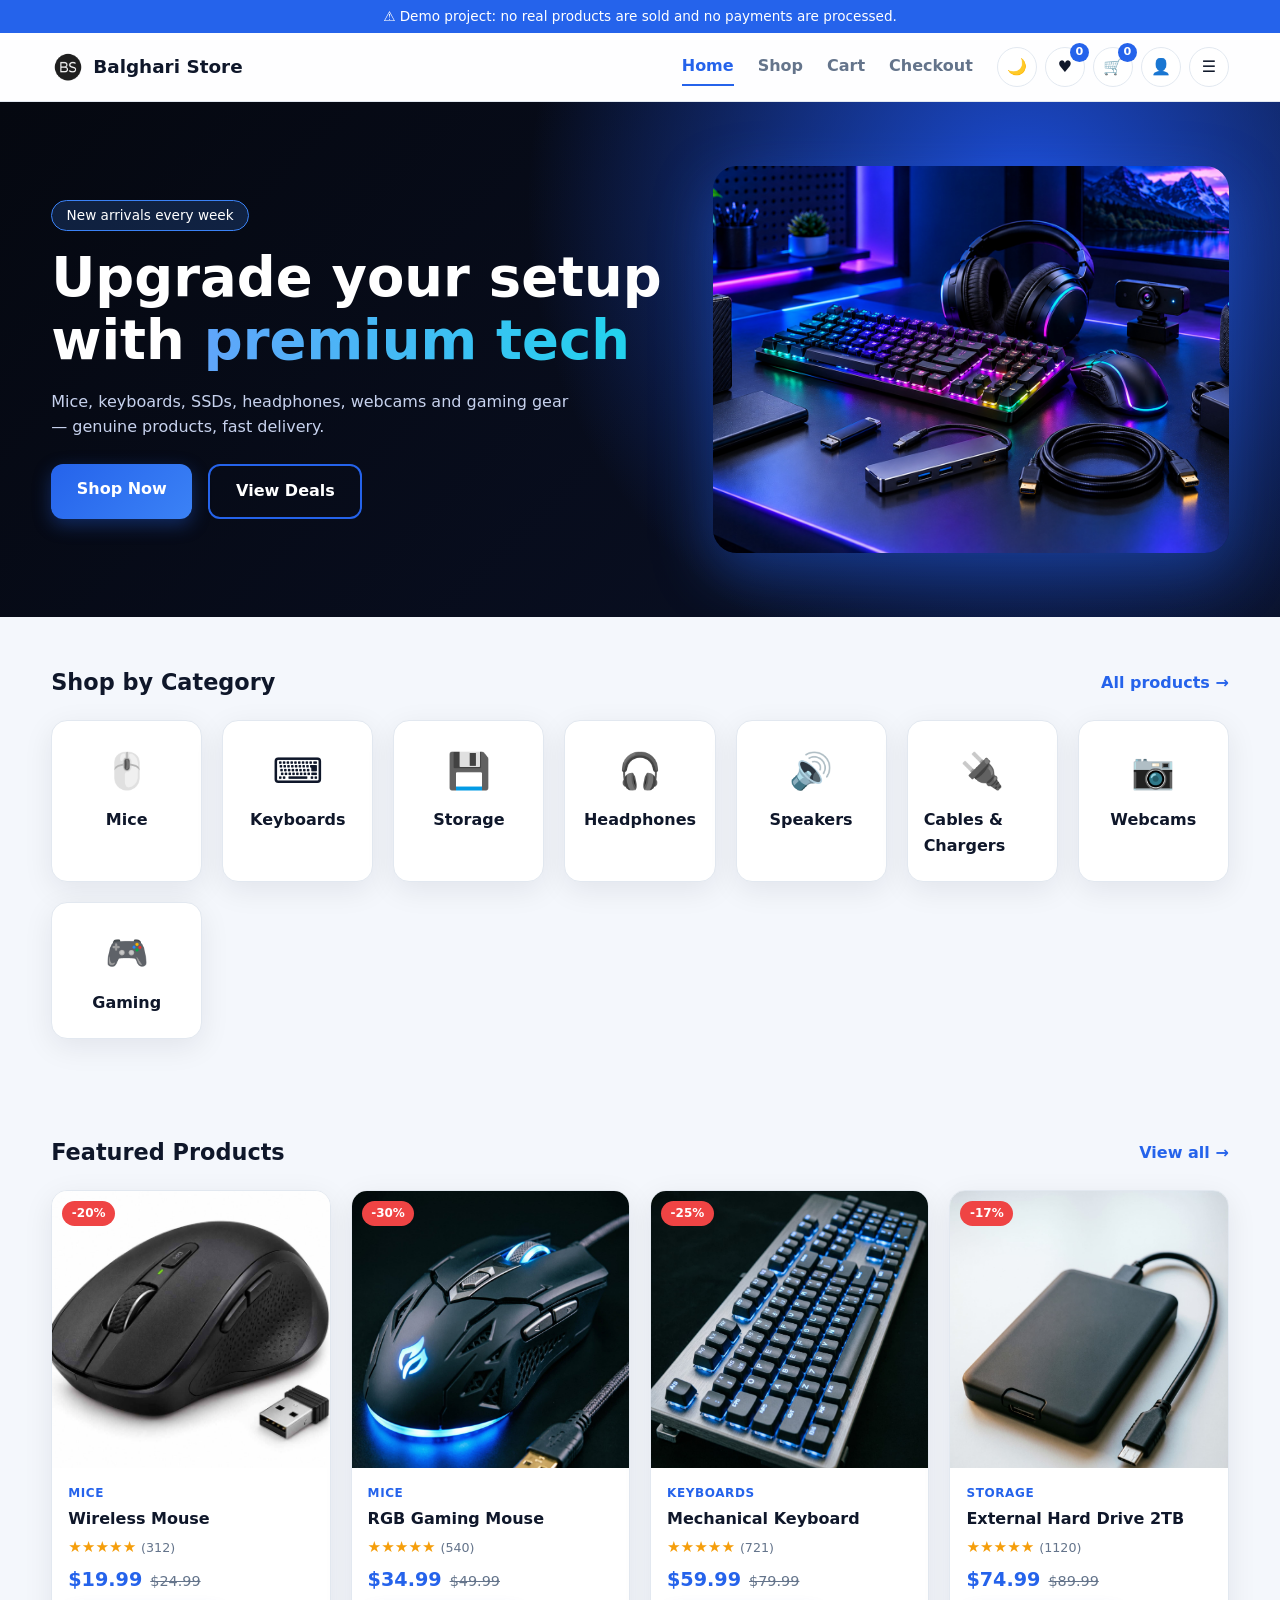
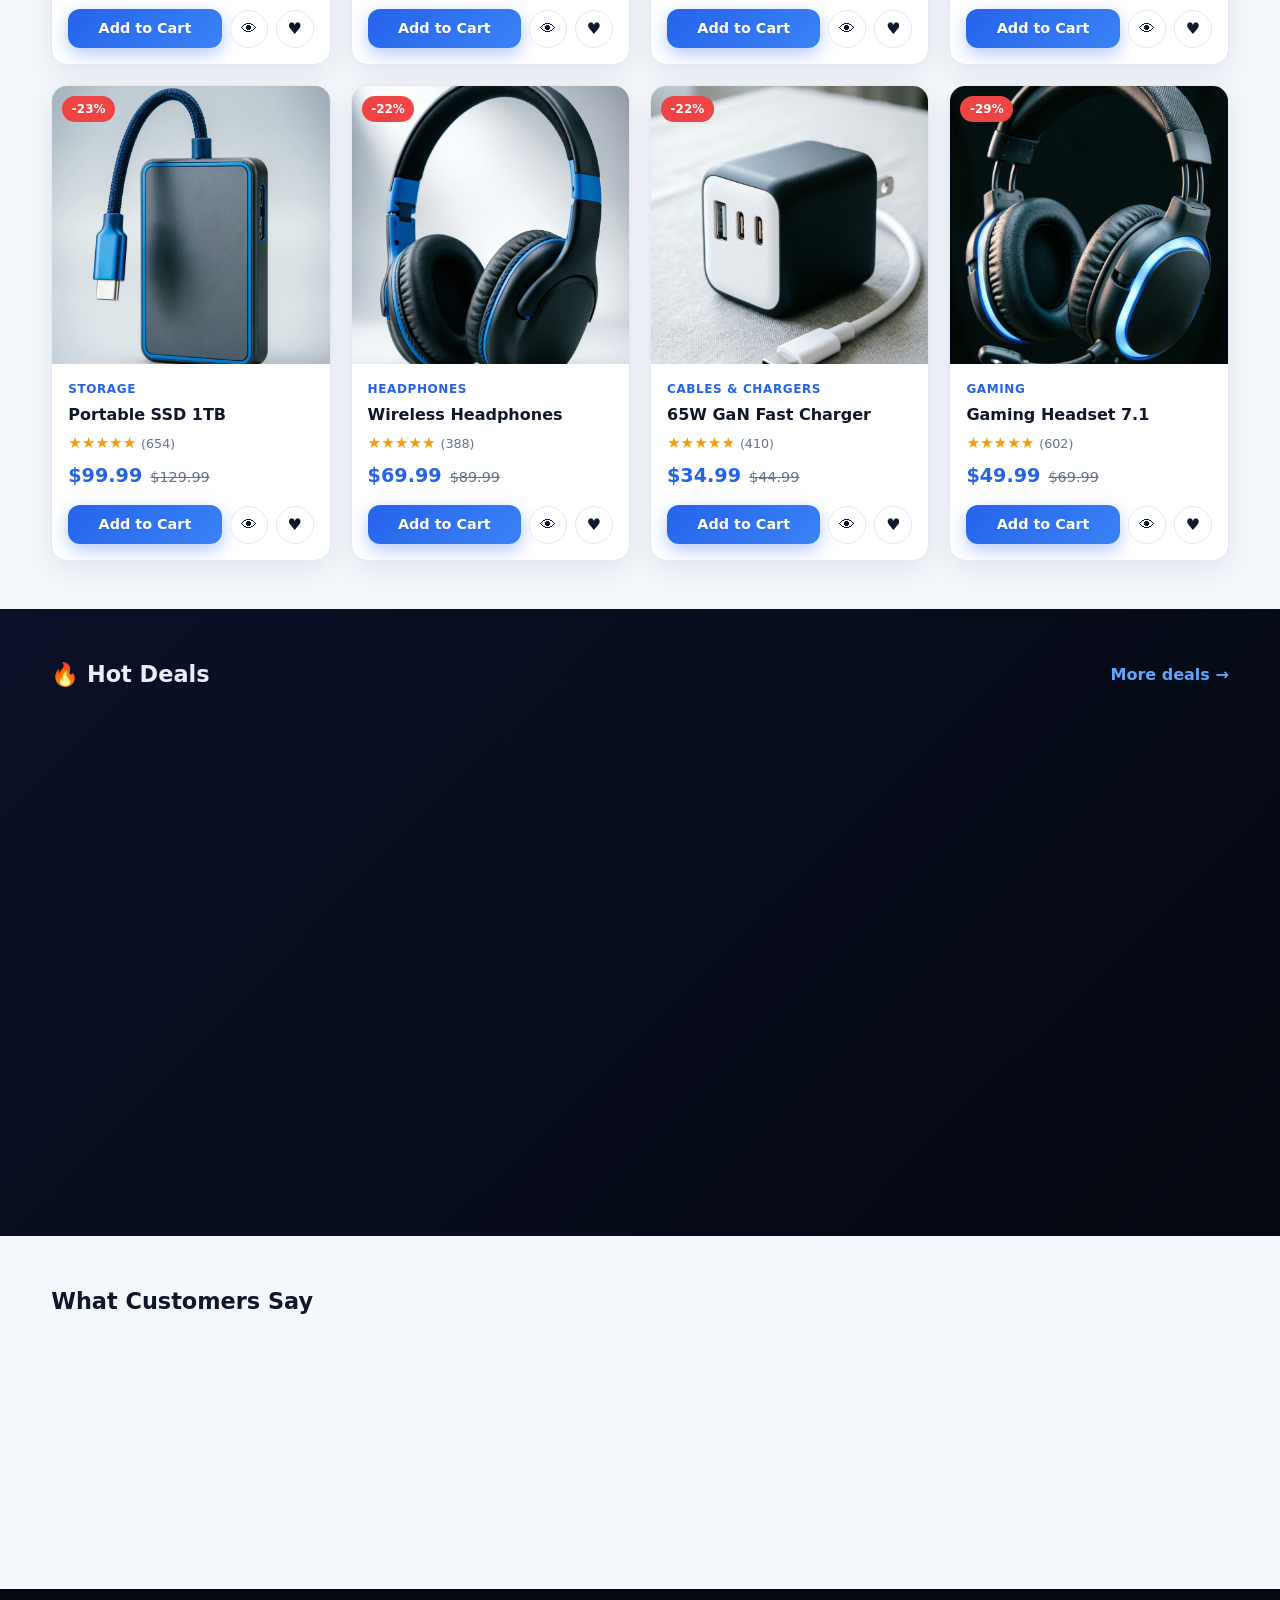
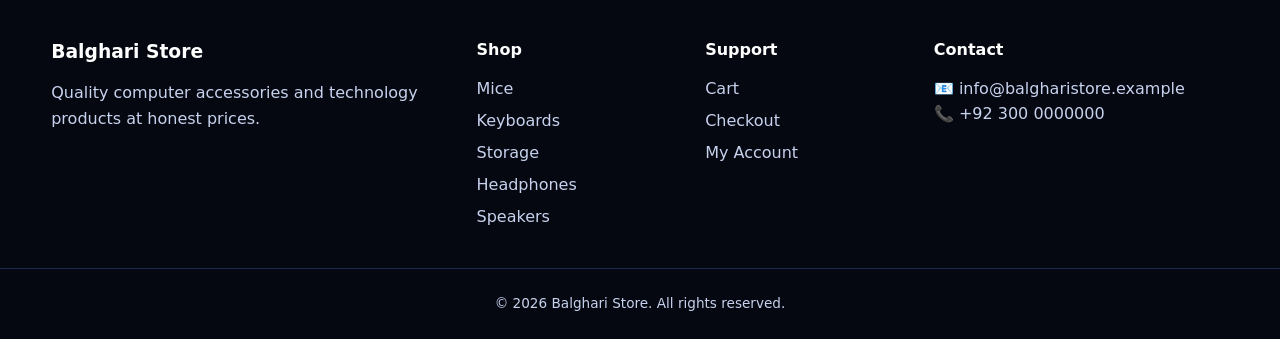
<file: index.html>
<!DOCTYPE html>
<html lang="en">
<head>
<meta charset="UTF-8">
<meta name="viewport" content="width=device-width, initial-scale=1">
<title>Balghari Store</title>
<meta name="description" content="Shop mice, keyboards, SSDs, hard drives, headphones, webcams and gaming gear at Balghari Store.">
<meta name="keywords" content="computer accessories, mouse, keyboard, SSD, hard drive, headphones, webcam, gaming, Balghari Store">
<meta property="og:title" content="Computer Accessories & Tech Gadgets | Balghari Store">
<meta property="og:description" content="Shop mice, keyboards, SSDs, hard drives, headphones, webcams and gaming gear at Balghari Store.">
<meta property="og:type" content="website">
<link rel="icon" type="image/png" href="images/favicon.png">
<link rel="stylesheet" href="css/style.css">
<link rel="stylesheet" href="css/animations.css">
<link rel="stylesheet" href="css/responsive.css">
</head>
<body>
<a class="skip" href="#main">Skip to content</a>
<header id="siteHeader" class="site-header"></header>
<main id="main">
<section class="hero"><div class="container hero-in">
<div class="hero-text"><span class="pill">New arrivals every week</span><h1>Upgrade your setup with <span class="grad">premium tech</span></h1><p>Mice, keyboards, SSDs, headphones, webcams and gaming gear — genuine products, fast delivery.</p>
<div class="hero-btns"><a class="btn" href="shop.html">Shop Now</a><a class="btn ghost" href="#deals">View Deals</a></div></div>
<div class="hero-img"><img src="images/banners/hero.jpg" alt="Balghari Store featured accessories" onerror="this.onerror=null;this.src=ph('Hero Banner')"></div></div></section>
<section class="section container"><div class="head"><h2>Shop by Category</h2><a href="shop.html">All products →</a></div><div id="categoryGrid" class="grid cats"></div></section>
<section class="section container"><div class="head"><h2>Featured Products</h2><a href="shop.html">View all →</a></div><div id="featuredGrid" class="grid products"></div></section>
<section id="deals" class="section deals"><div class="container"><div class="head"><h2>🔥 Hot Deals</h2><a href="shop.html?sort=discount">More deals →</a></div><div id="dealsGrid" class="grid products"></div></div></section>
<section class="section container"><div class="head"><h2>What Customers Say</h2></div><div id="reviewGrid" class="grid reviews"></div></section>
</main>
<footer id="siteFooter" class="site-footer"></footer>
<button id="toTop" class="to-top" aria-label="Scroll to top" hidden>↑</button>
<div id="modal" class="modal" hidden role="dialog" aria-modal="true" aria-label="Dialog"><div class="modal-box"><button class="modal-close" data-close aria-label="Close dialog">✕</button><div id="modalBody"></div></div></div>
<div id="toasts" class="toasts" aria-live="polite"></div>
<script src="js/products.js"></script>
<script src="js/script.js"></script>
<script src="js/cart.js"></script>

</body>
</html>
</file>
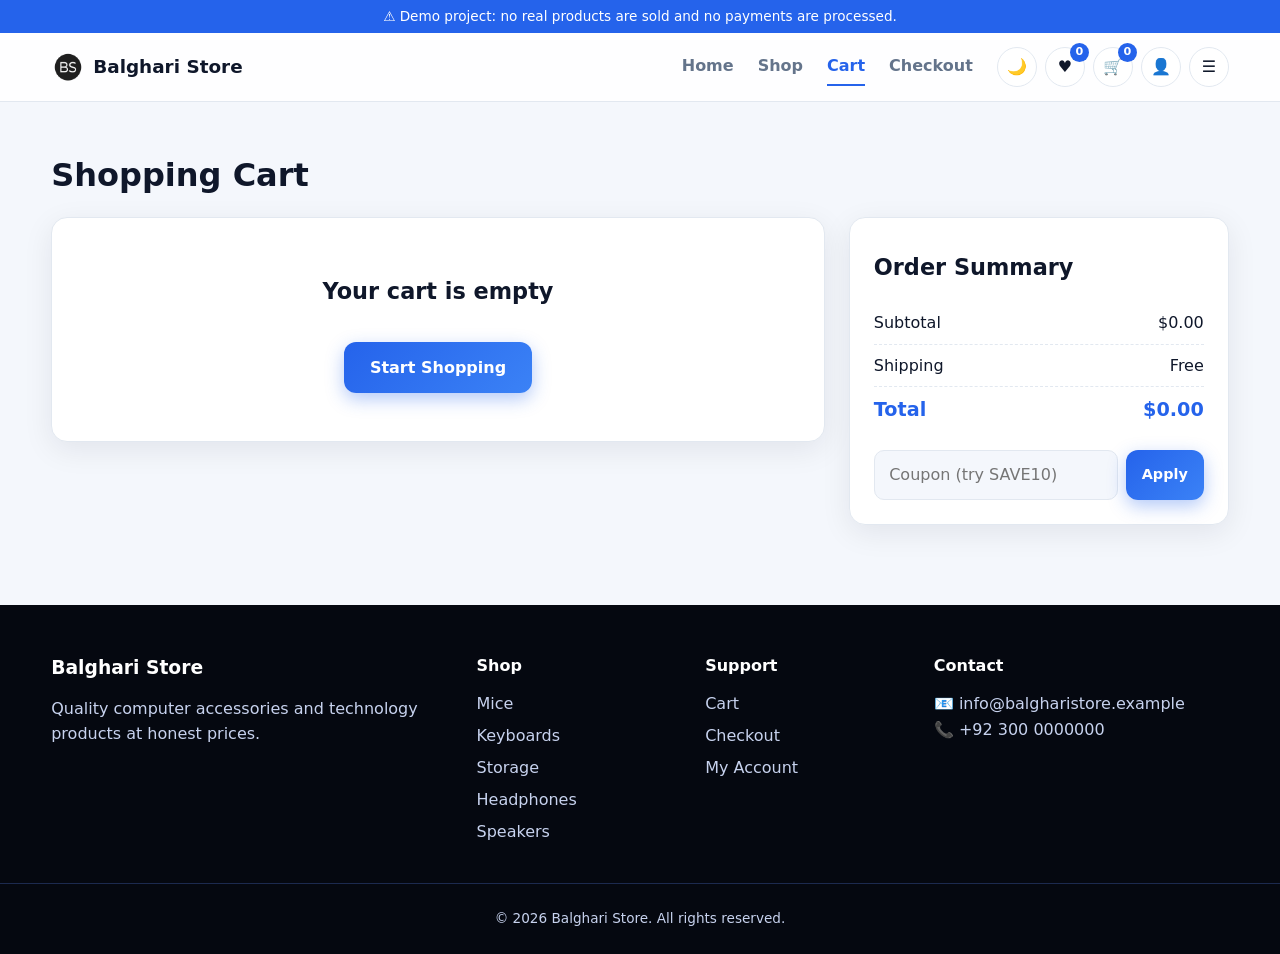
<file: cart.html>
<!DOCTYPE html>
<html lang="en">
<head>
<meta charset="UTF-8">
<meta name="viewport" content="width=device-width, initial-scale=1">
<title>Shopping Cart | Balghari Store</title>
<meta name="description" content="Review your cart, apply a coupon and proceed to checkout.">
<meta name="keywords" content="computer accessories, mouse, keyboard, SSD, hard drive, headphones, webcam, gaming, Balghari Store">
<meta property="og:title" content="Shopping Cart | Balghari Store">
<meta property="og:description" content="Review your cart, apply a coupon and proceed to checkout.">
<meta property="og:type" content="website">
<link rel="icon" type="image/png" href="images/favicon.png">
<link rel="stylesheet" href="css/style.css">
<link rel="stylesheet" href="css/animations.css">
<link rel="stylesheet" href="css/responsive.css">
</head>
<body>
<a class="skip" href="#main">Skip to content</a>
<header id="siteHeader" class="site-header"></header>
<main id="main">
<section class="container section"><h1>Shopping Cart</h1><div id="cartWrap" class="cart-layout"><div id="cartItems"></div>
<aside class="card summary" aria-label="Order summary"><h2>Order Summary</h2><div id="cartTotals"></div>
<form id="couponForm" class="coupon"><input id="coupon" placeholder="Coupon (try SAVE10)" aria-label="Coupon code"><button class="btn sm">Apply</button></form>
<a id="checkoutBtn" class="btn block" href="checkout.html">Proceed to Checkout</a></aside></div></section>
</main>
<footer id="siteFooter" class="site-footer"></footer>
<button id="toTop" class="to-top" aria-label="Scroll to top" hidden>↑</button>
<div id="modal" class="modal" hidden role="dialog" aria-modal="true" aria-label="Dialog"><div class="modal-box"><button class="modal-close" data-close aria-label="Close dialog">✕</button><div id="modalBody"></div></div></div>
<div id="toasts" class="toasts" aria-live="polite"></div>
<script src="js/products.js"></script>
<script src="js/script.js"></script>
<script src="js/cart.js"></script>

</body>
</html>
</file>
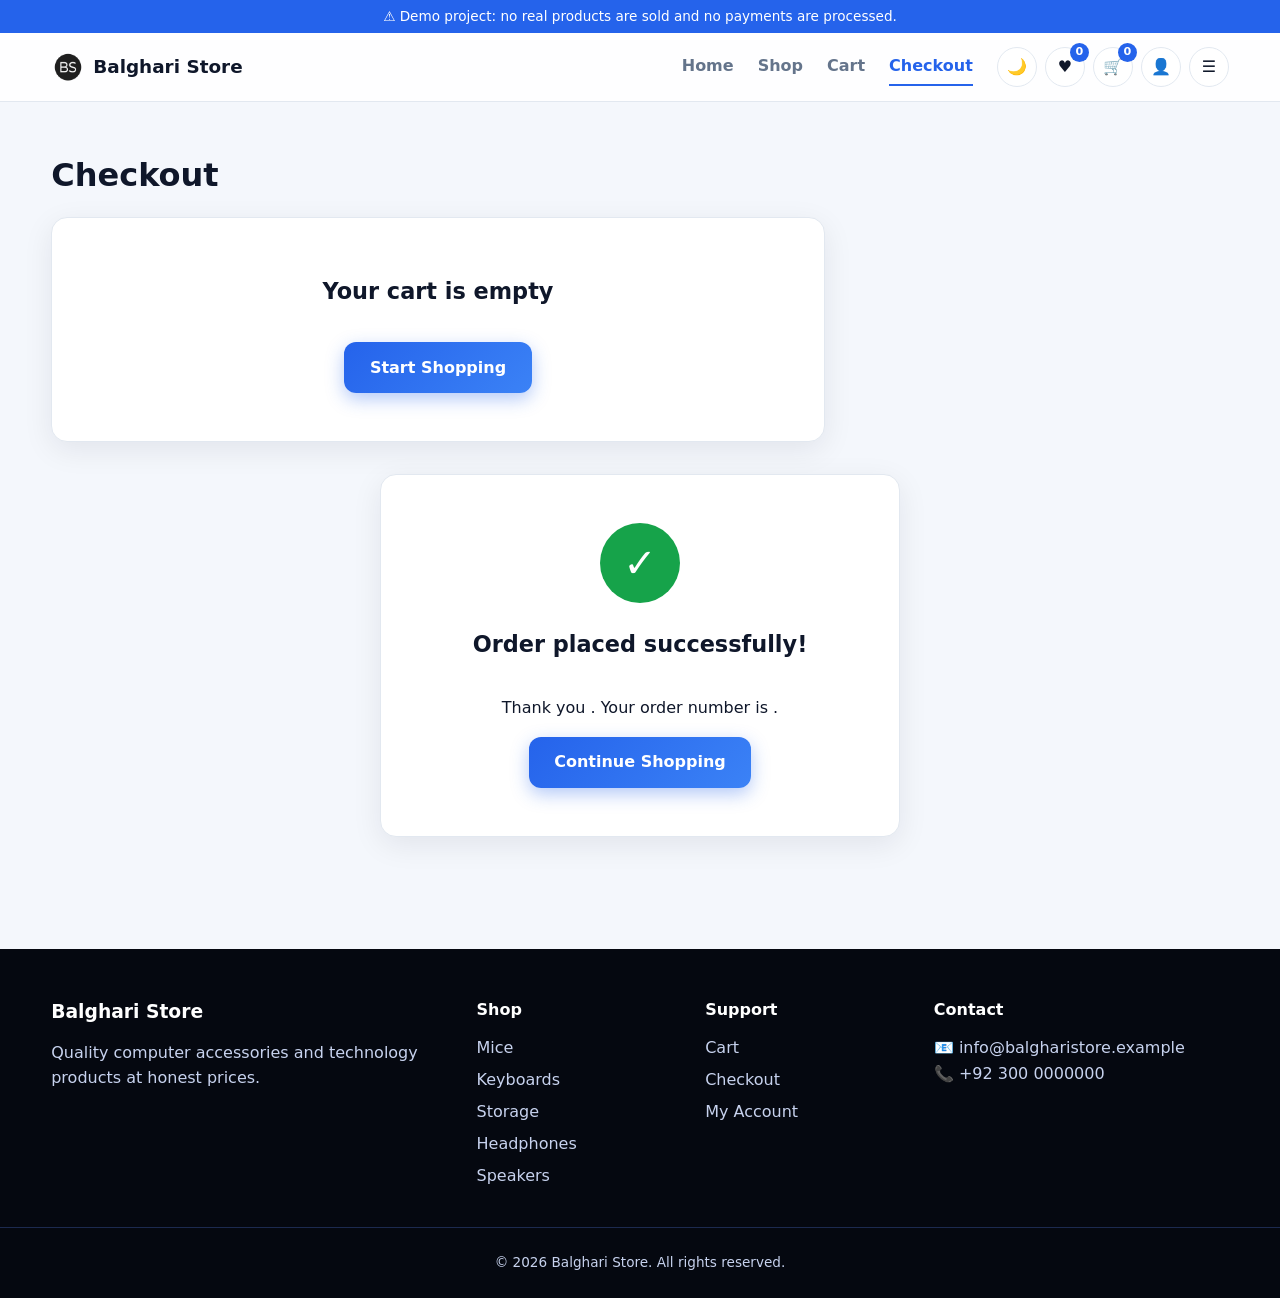
<file: checkout.html>
<!DOCTYPE html>
<html lang="en">
<head>
<meta charset="UTF-8">
<meta name="viewport" content="width=device-width, initial-scale=1">
<title>Checkout | Balghari Store</title>
<meta name="description" content="Secure checkout for your Balghari Store order.">
<meta name="keywords" content="computer accessories, mouse, keyboard, SSD, hard drive, headphones, webcam, gaming, Balghari Store">
<meta property="og:title" content="Checkout | Balghari Store">
<meta property="og:description" content="Secure checkout for your Balghari Store order.">
<meta property="og:type" content="website">
<link rel="icon" type="image/png" href="images/favicon.png">
<link rel="stylesheet" href="css/style.css">
<link rel="stylesheet" href="css/animations.css">
<link rel="stylesheet" href="css/responsive.css">
</head>
<body>
<a class="skip" href="#main">Skip to content</a>
<header id="siteHeader" class="site-header"></header>
<main id="main">
<section class="container section"><h1>Checkout</h1>
<div id="checkoutWrap" class="cart-layout"><form id="checkoutForm" class="card form-card">
<h2>Customer Information</h2><div class="row2"><div><label for="fname">Full name</label><input id="fname" required autocomplete="name"></div><div><label for="email">Email</label><input id="email" type="email" required autocomplete="email"></div></div>
<label for="phone">Phone</label><input id="phone" type="tel" required pattern="[0-9+\- ]{7,15}" autocomplete="tel">
<h2>Shipping Address</h2><label for="addr">Street address</label><input id="addr" required autocomplete="street-address">
<div class="row2"><div><label for="city">City</label><input id="city" required></div><div><label for="zip">Postal code</label><input id="zip" required></div></div>
<h2>Payment Method</h2><div class="pay">
<label><input type="radio" name="pay" value="Cash on Delivery" checked> Cash on Delivery</label>
<label><input type="radio" name="pay" value="Card"> Credit / Debit Card</label>
<label><input type="radio" name="pay" value="Bank Transfer"> Bank Transfer</label>
<label><input type="radio" name="pay" value="Easypaisa / JazzCash"> Easypaisa / JazzCash</label></div>
<div id="cardBox" hidden><label for="cardNo">Card number (demo only)</label><input id="cardNo" inputmode="numeric" placeholder="4242 4242 4242 4242"></div>
<button class="btn block" type="submit">Place Order</button></form>
<aside class="card summary" aria-label="Order summary"><h2>Order Summary</h2><div id="sumItems"></div><div id="cartTotals"></div></aside></div>
<div id="success" class="card success" hidden><div class="check">✓</div><h2>Order placed successfully!</h2><p>Thank you <strong id="sName"></strong>. Your order number is <strong id="sNo"></strong>.</p><a class="btn" href="shop.html">Continue Shopping</a></div></section>
</main>
<footer id="siteFooter" class="site-footer"></footer>
<button id="toTop" class="to-top" aria-label="Scroll to top" hidden>↑</button>
<div id="modal" class="modal" hidden role="dialog" aria-modal="true" aria-label="Dialog"><div class="modal-box"><button class="modal-close" data-close aria-label="Close dialog">✕</button><div id="modalBody"></div></div></div>
<div id="toasts" class="toasts" aria-live="polite"></div>
<script src="js/products.js"></script>
<script src="js/script.js"></script>
<script src="js/cart.js"></script>
<script src="js/checkout.js"></script>
</body>
</html>
</file>
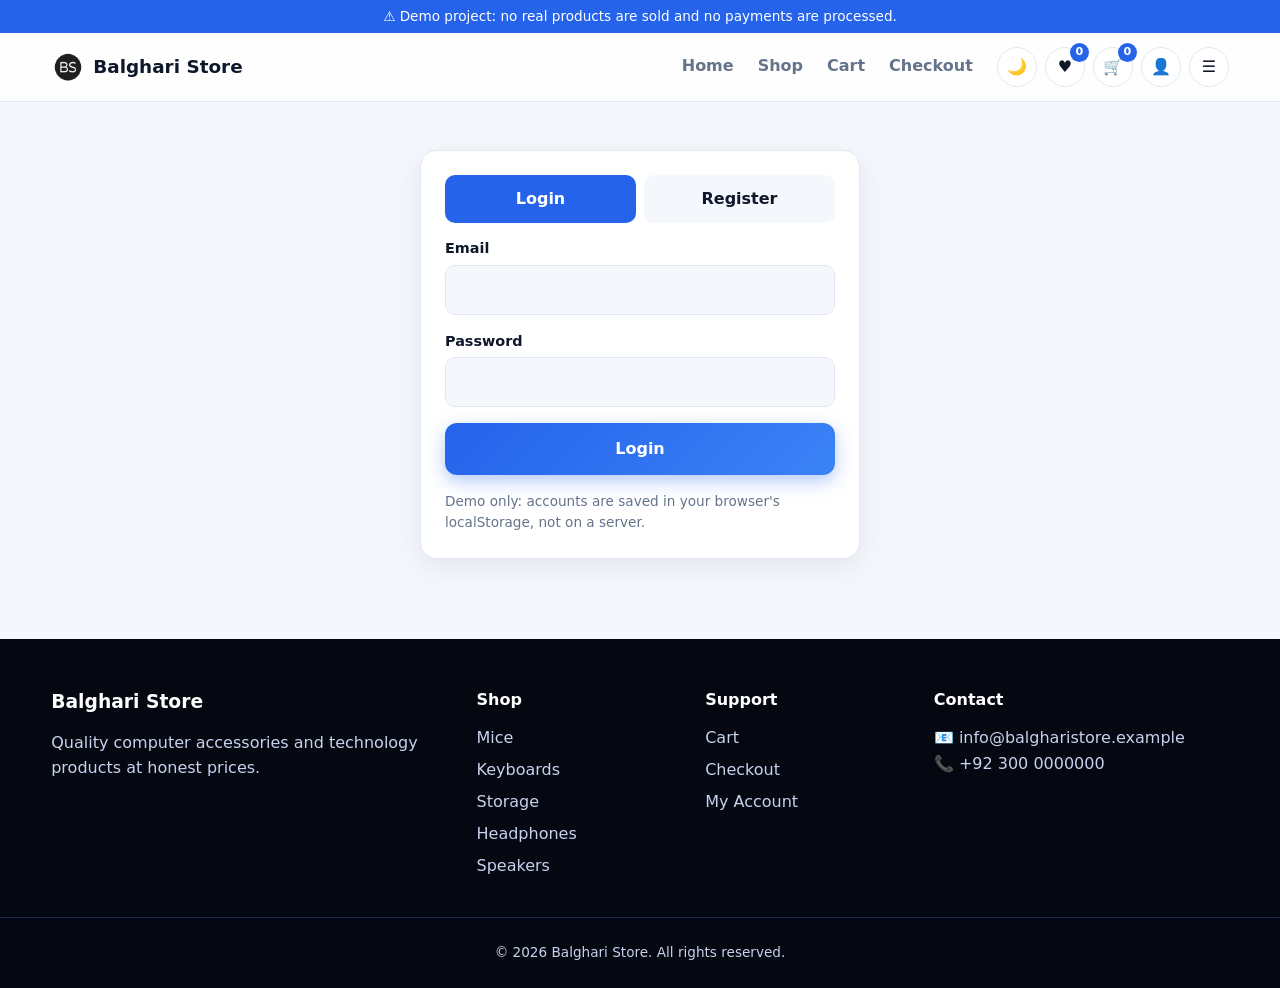
<file: login.html>
<!DOCTYPE html>
<html lang="en">
<head>
<meta charset="UTF-8">
<meta name="viewport" content="width=device-width, initial-scale=1">
<title>Login / Register | Balghari Store</title>
<meta name="description" content="Login or create your Balghari Store account.">
<meta name="keywords" content="computer accessories, mouse, keyboard, SSD, hard drive, headphones, webcam, gaming, Balghari Store">
<meta property="og:title" content="Login / Register | Balghari Store">
<meta property="og:description" content="Login or create your Balghari Store account.">
<meta property="og:type" content="website">
<link rel="icon" type="image/png" href="images/favicon.png">
<link rel="stylesheet" href="css/style.css">
<link rel="stylesheet" href="css/animations.css">
<link rel="stylesheet" href="css/responsive.css">
</head>
<body>
<a class="skip" href="#main">Skip to content</a>
<header id="siteHeader" class="site-header"></header>
<main id="main">
<section class="container section"><div class="card auth"><div class="tabs" role="tablist"><button class="tab active" data-tab="login" role="tab">Login</button><button class="tab" data-tab="register" role="tab">Register</button></div>
<form id="loginForm"><label for="lemail">Email</label><input id="lemail" type="email" required><label for="lpass">Password</label><input id="lpass" type="password" required minlength="6"><button class="btn block">Login</button></form>
<form id="registerForm" hidden><label for="rname">Full name</label><input id="rname" required><label for="remail">Email</label><input id="remail" type="email" required><label for="rpass">Password (min 6)</label><input id="rpass" type="password" required minlength="6"><button class="btn block">Create Account</button></form>
<p class="muted small">Demo only: accounts are saved in your browser's localStorage, not on a server.</p></div></section>
</main>
<footer id="siteFooter" class="site-footer"></footer>
<button id="toTop" class="to-top" aria-label="Scroll to top" hidden>↑</button>
<div id="modal" class="modal" hidden role="dialog" aria-modal="true" aria-label="Dialog"><div class="modal-box"><button class="modal-close" data-close aria-label="Close dialog">✕</button><div id="modalBody"></div></div></div>
<div id="toasts" class="toasts" aria-live="polite"></div>
<script src="js/products.js"></script>
<script src="js/script.js"></script>
<script src="js/cart.js"></script>
<script src="js/auth.js"></script>
</body>
</html>
</file>
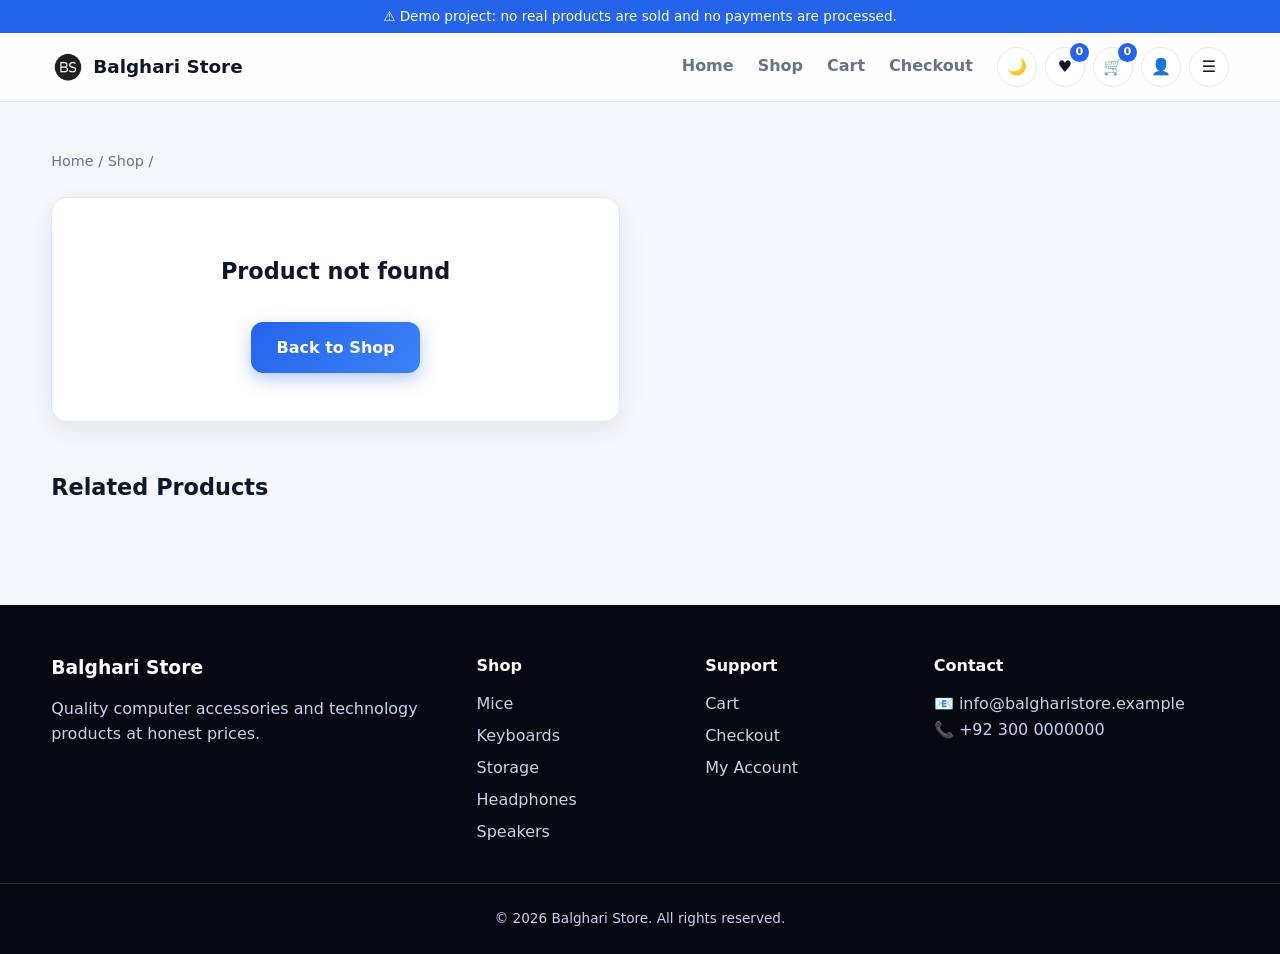
<file: product.html>
<!DOCTYPE html>
<html lang="en">
<head>
<meta charset="UTF-8">
<meta name="viewport" content="width=device-width, initial-scale=1">
<title>Product Details | Balghari Store</title>
<meta name="description" content="Product details, specifications and reviews at Balghari Store.">
<meta name="keywords" content="computer accessories, mouse, keyboard, SSD, hard drive, headphones, webcam, gaming, Balghari Store">
<meta property="og:title" content="Product Details | Balghari Store">
<meta property="og:description" content="Product details, specifications and reviews at Balghari Store.">
<meta property="og:type" content="website">
<link rel="icon" type="image/png" href="images/favicon.png">
<link rel="stylesheet" href="css/style.css">
<link rel="stylesheet" href="css/animations.css">
<link rel="stylesheet" href="css/responsive.css">
</head>
<body>
<a class="skip" href="#main">Skip to content</a>
<header id="siteHeader" class="site-header"></header>
<main id="main">
<section class="container section"><nav class="crumbs" aria-label="Breadcrumb"><a href="index.html">Home</a> / <a href="shop.html">Shop</a> / <span id="crumb"></span></nav>
<div id="productView" class="detail"></div>
<div class="head"><h2>Related Products</h2></div><div id="relatedGrid" class="grid products"></div></section>
</main>
<footer id="siteFooter" class="site-footer"></footer>
<button id="toTop" class="to-top" aria-label="Scroll to top" hidden>↑</button>
<div id="modal" class="modal" hidden role="dialog" aria-modal="true" aria-label="Dialog"><div class="modal-box"><button class="modal-close" data-close aria-label="Close dialog">✕</button><div id="modalBody"></div></div></div>
<div id="toasts" class="toasts" aria-live="polite"></div>
<script src="js/products.js"></script>
<script src="js/script.js"></script>
<script src="js/cart.js"></script>
<script src="js/product-details.js"></script>
</body>
</html>
</file>
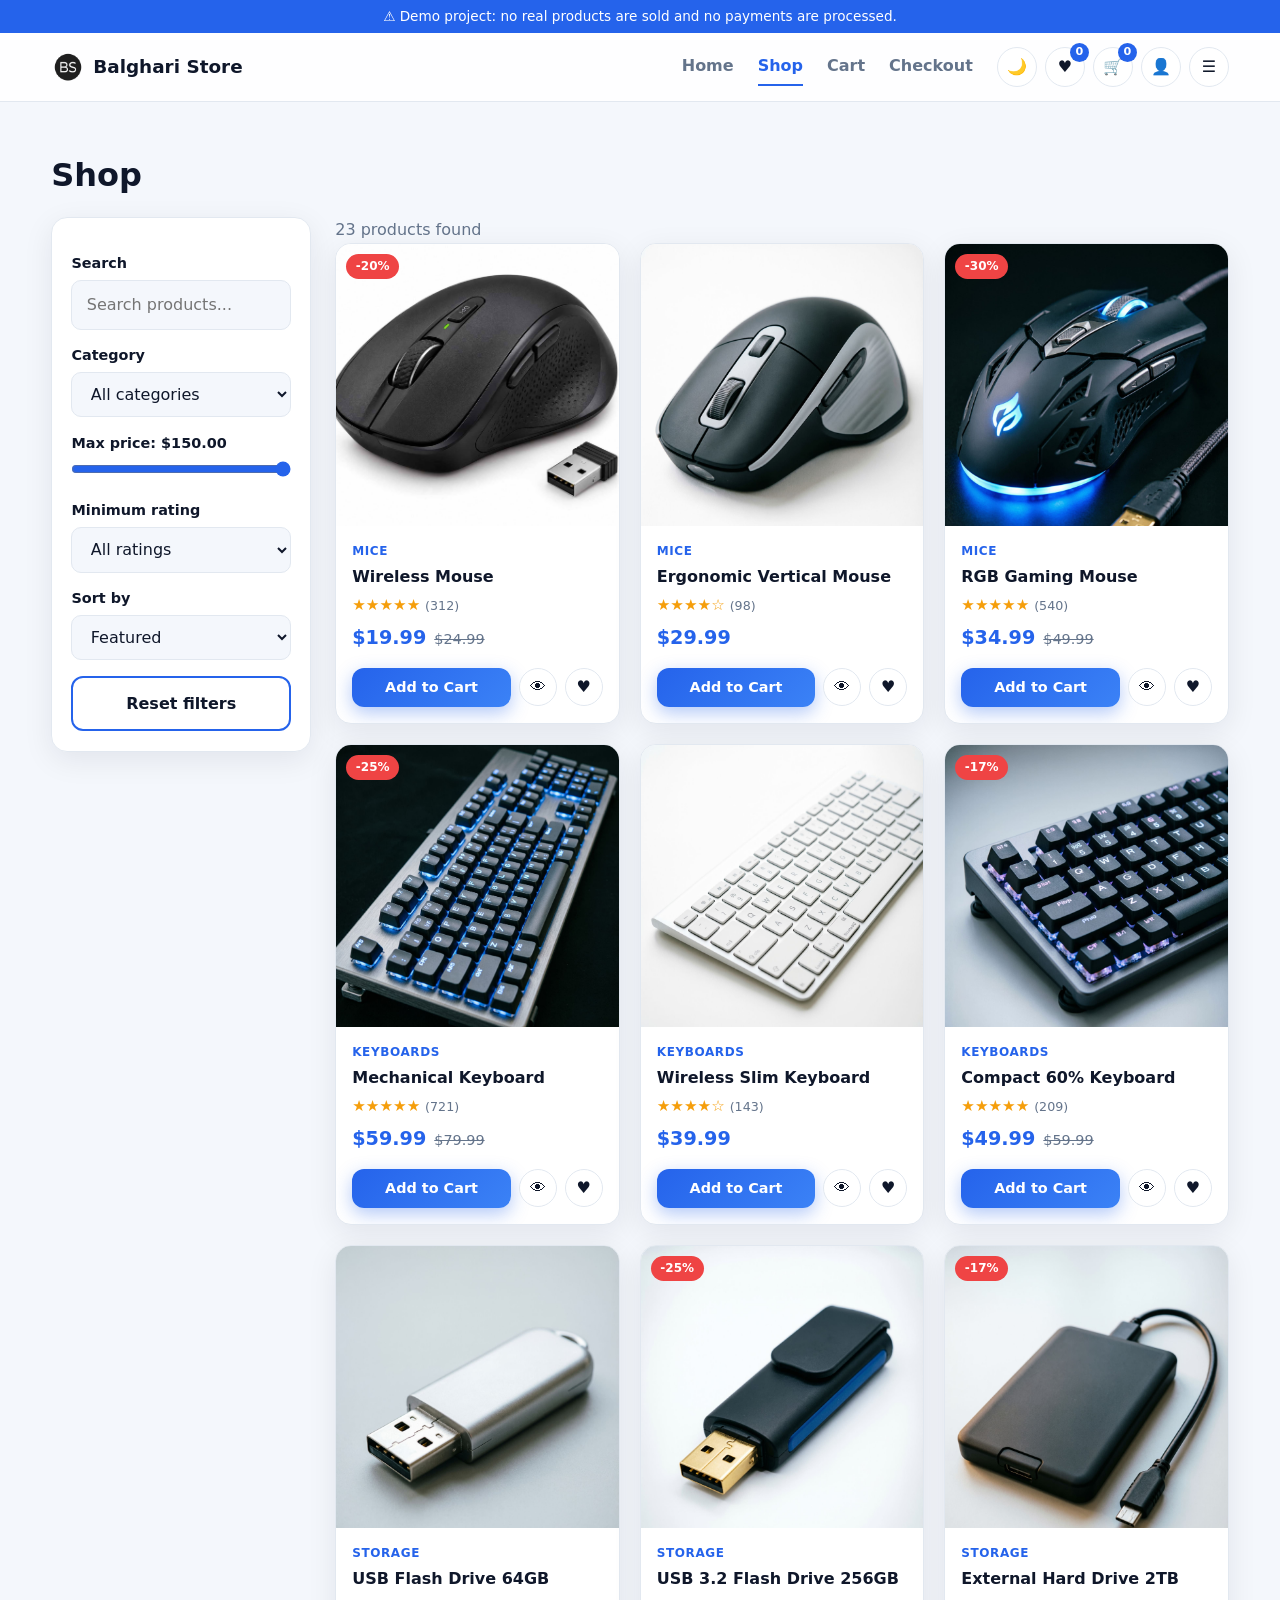
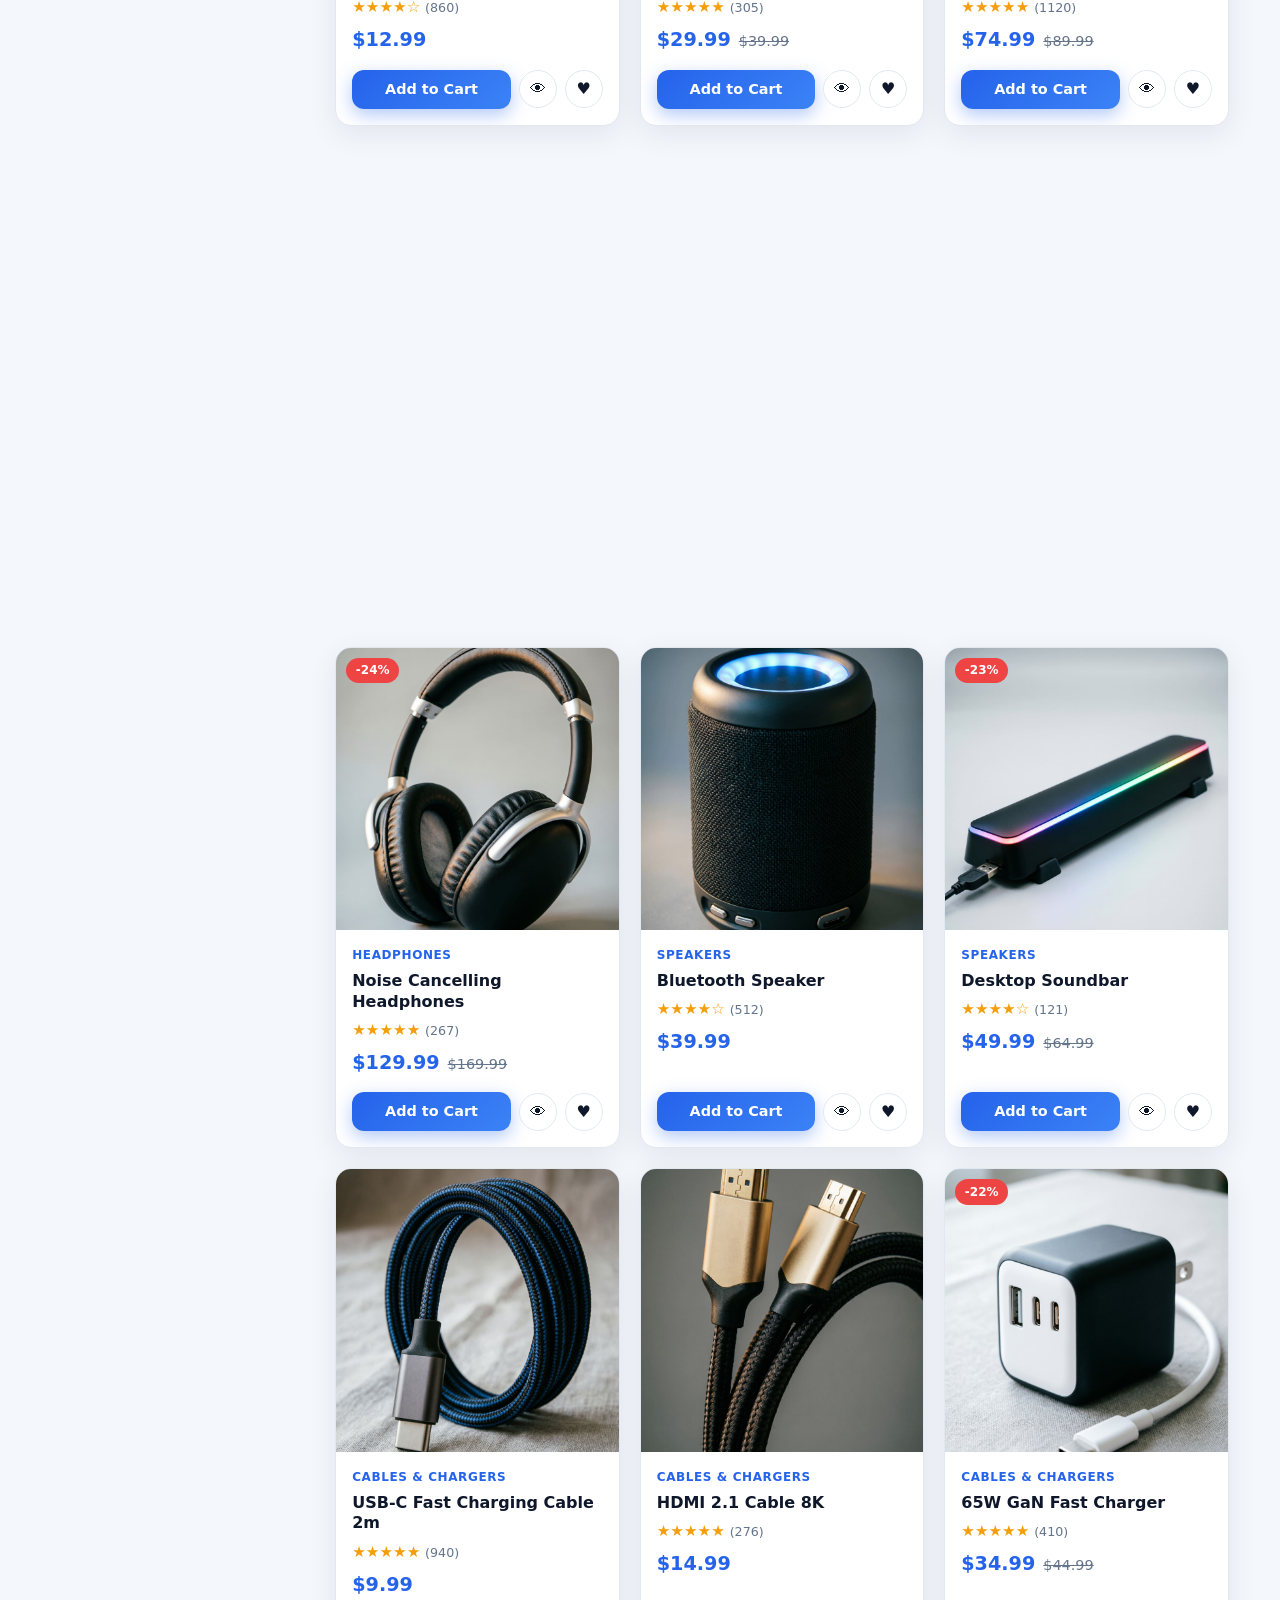
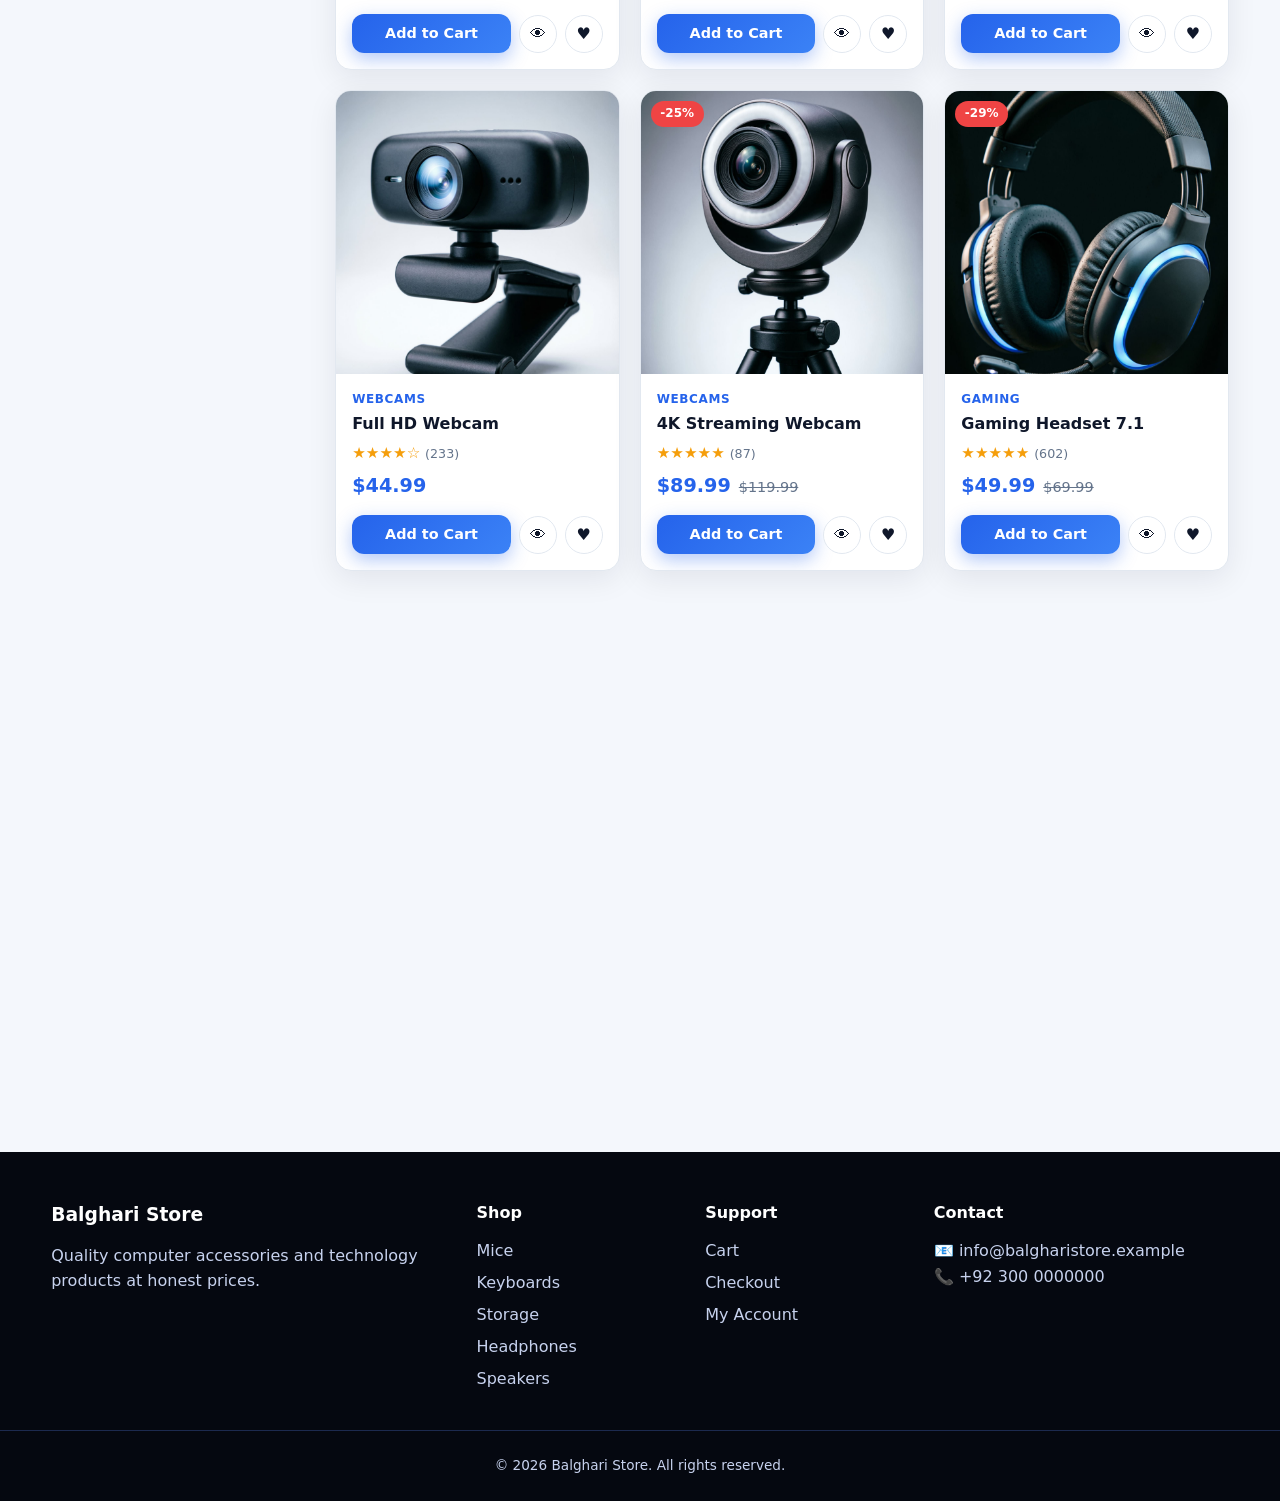
<file: shop.html>
<!DOCTYPE html>
<html lang="en">
<head>
<meta charset="UTF-8">
<meta name="viewport" content="width=device-width, initial-scale=1">
<title>Shop | Balghari Store</title>
<meta name="description" content="Browse and filter computer accessories by category, price and rating.">
<meta name="keywords" content="computer accessories, mouse, keyboard, SSD, hard drive, headphones, webcam, gaming, Balghari Store">
<meta property="og:title" content="Shop | Balghari Store">
<meta property="og:description" content="Browse and filter computer accessories by category, price and rating.">
<meta property="og:type" content="website">
<link rel="icon" type="image/png" href="images/favicon.png">
<link rel="stylesheet" href="css/style.css">
<link rel="stylesheet" href="css/animations.css">
<link rel="stylesheet" href="css/responsive.css">
</head>
<body>
<a class="skip" href="#main">Skip to content</a>
<header id="siteHeader" class="site-header"></header>
<main id="main">
<section class="container section"><h1>Shop</h1>
<div class="shop-layout"><aside class="filters card" aria-label="Product filters">
<label for="q">Search</label><input id="q" type="search" placeholder="Search products...">
<label for="cat">Category</label><select id="cat"></select>
<label for="price">Max price: <output id="priceOut"></output></label><input id="price" type="range" min="0" max="150" step="5" value="150">
<label for="rate">Minimum rating</label><select id="rate"><option value="0">All ratings</option><option value="4.5">4.5★ & up</option><option value="4">4★ & up</option><option value="3">3★ & up</option></select>
<label for="sort">Sort by</label><select id="sort"><option value="featured">Featured</option><option value="low">Price: Low to High</option><option value="high">Price: High to Low</option><option value="rating">Top Rated</option><option value="discount">Biggest Discount</option><option value="name">Name A–Z</option></select>
<button class="btn ghost" id="reset">Reset filters</button></aside>
<div><p id="resultCount" class="muted"></p><div id="shopGrid" class="grid products"></div></div></div></section>
</main>
<footer id="siteFooter" class="site-footer"></footer>
<button id="toTop" class="to-top" aria-label="Scroll to top" hidden>↑</button>
<div id="modal" class="modal" hidden role="dialog" aria-modal="true" aria-label="Dialog"><div class="modal-box"><button class="modal-close" data-close aria-label="Close dialog">✕</button><div id="modalBody"></div></div></div>
<div id="toasts" class="toasts" aria-live="polite"></div>
<script src="js/products.js"></script>
<script src="js/script.js"></script>
<script src="js/cart.js"></script>
<script src="js/shop.js"></script>
</body>
</html>
</file>
<file: css/style.css>
/* Balghari Store - main styles */
:root{--navy:#0a1128;--black:#050810;--blue:#2563eb;--blue2:#3b82f6;--bg:#f4f7fc;--card:#fff;--text:#0f172a;--muted:#64748b;--border:#e2e8f0;--radius:16px;--shadow:0 8px 30px rgba(10,17,40,.08);--hbg:rgba(255,255,255,.85)}
[data-theme=dark]{--bg:#050810;--card:#0d1630;--text:#e8eefc;--muted:#93a1c4;--border:#1c2a4f;--shadow:0 8px 30px rgba(0,0,0,.5);--hbg:rgba(5,8,16,.85)}
*{box-sizing:border-box;margin:0;padding:0}html{scroll-behavior:smooth}
body{font-family:'Segoe UI',system-ui,-apple-system,Arial,sans-serif;background:var(--bg);color:var(--text);line-height:1.6;transition:background .3s,color .3s}
body.noscroll{overflow:hidden}img{max-width:100%;display:block}a{color:inherit;text-decoration:none}button,input,select{font:inherit;color:inherit}
h1{font-size:2rem;margin-bottom:1rem}h2{font-size:1.4rem;margin:.5rem 0 1rem}.muted{color:var(--muted)}.small{font-size:.85rem;margin-top:1rem}
.container{width:min(1200px,92%);margin-inline:auto}.section{padding:3rem 0}.skip{position:absolute;left:-999px}.skip:focus{left:10px;top:10px;background:var(--blue);color:#fff;padding:.5rem 1rem;z-index:999}
:focus-visible{outline:3px solid var(--blue2);outline-offset:2px}
/* header */
.site-header{position:sticky;top:0;z-index:50;background:var(--hbg);backdrop-filter:blur(12px);border-bottom:1px solid var(--border)}
.site-header.scrolled{box-shadow:var(--shadow)}.bar{display:flex;align-items:center;gap:1.5rem;height:68px}
.logo{display:flex;align-items:center;gap:.5rem;font-weight:800;font-size:1.15rem;margin-right:auto}.logo img{border-radius:8px}.logo b{color:var(--blue)}
.nav{display:flex;gap:1.5rem}.nav a{font-weight:600;color:var(--muted);padding:.3rem 0;border-bottom:2px solid transparent;transition:.2s}.nav a:hover,.nav a[aria-current]{color:var(--blue);border-color:var(--blue)}
.tools{display:flex;gap:.5rem;align-items:center}.burger{display:none}
.icon-btn{position:relative;display:inline-grid;place-items:center;width:40px;height:40px;border-radius:50%;border:1px solid var(--border);background:var(--card);cursor:pointer;transition:.2s}
.icon-btn:hover{border-color:var(--blue);transform:translateY(-2px)}.icon-btn.active{color:#ef4444;border-color:#ef4444}
.count{position:absolute;top:-5px;right:-5px;background:var(--blue);color:#fff;font-size:.7rem;min-width:19px;height:19px;border-radius:99px;display:grid;place-items:center;font-weight:700}
/* buttons */
.btn{display:inline-block;background:linear-gradient(135deg,var(--blue),var(--blue2));color:#fff;border:0;padding:.8rem 1.6rem;border-radius:12px;font-weight:700;cursor:pointer;text-align:center;transition:.25s;box-shadow:0 6px 18px rgba(37,99,235,.35)}
.btn:hover{transform:translateY(-2px);box-shadow:0 10px 24px rgba(37,99,235,.5)}.btn.sm{padding:.5rem 1rem;font-size:.9rem;flex:1}.btn.block{display:block;width:100%;margin-top:1rem}
.btn.ghost{background:transparent;color:var(--text);border:2px solid var(--blue);box-shadow:none}.hero .btn.ghost{color:#fff}
/* hero */
.hero{background:radial-gradient(circle at 80% 20%,#1d4ed8 0,transparent 45%),linear-gradient(135deg,var(--black),var(--navy));color:#fff;padding:4rem 0;overflow:hidden}
.hero-in{display:grid;grid-template-columns:1.1fr .9fr;gap:2rem;align-items:center}.hero h1{font-size:clamp(2rem,5vw,3.4rem);line-height:1.15}.hero p{color:#c7d2ee;margin:1rem 0 1.5rem;max-width:520px}
.grad{background:linear-gradient(90deg,#60a5fa,#22d3ee);-webkit-background-clip:text;background-clip:text;color:transparent}
.pill{display:inline-block;background:rgba(59,130,246,.2);border:1px solid var(--blue2);padding:.25rem .9rem;border-radius:99px;font-size:.85rem;margin-bottom:1rem}.hero-btns{display:flex;gap:1rem;flex-wrap:wrap}
.hero-img img{border-radius:24px;box-shadow:0 20px 60px rgba(37,99,235,.4);aspect-ratio:4/3;object-fit:cover;width:100%}
/* sections & grids */
.head{display:flex;justify-content:space-between;align-items:center;margin-bottom:1.2rem}.head h2{margin:0}.head a{color:var(--blue);font-weight:600}
.grid{display:grid;gap:1.25rem}.grid.products{grid-template-columns:repeat(auto-fill,minmax(240px,1fr))}.grid.cats{grid-template-columns:repeat(auto-fill,minmax(150px,1fr))}.grid.reviews{grid-template-columns:repeat(auto-fit,minmax(260px,1fr))}
.deals{background:linear-gradient(135deg,var(--navy),var(--black));color:#e8eefc}.deals .head a{color:#60a5fa}
.card{background:var(--card);border:1px solid var(--border);border-radius:var(--radius);box-shadow:var(--shadow);color:var(--text)}
.cat-card{display:flex;flex-direction:column;align-items:center;gap:.5rem;padding:1.4rem 1rem;font-weight:700;transition:.25s}.cat-card:hover{transform:translateY(-6px);border-color:var(--blue)}.ico{font-size:2.2rem}
.product{overflow:hidden;transition:.3s;display:flex;flex-direction:column}.product:hover{transform:translateY(-6px);box-shadow:0 16px 40px rgba(37,99,235,.25)}
.thumb{position:relative;display:block;aspect-ratio:1;overflow:hidden;background:#e8eefc}.thumb img{width:100%;height:100%;object-fit:cover;transition:.5s}.product:hover .thumb img{transform:scale(1.08)}
.badge{position:absolute;top:10px;left:10px;background:#ef4444;color:#fff;font-size:.75rem;font-weight:700;padding:.2rem .6rem;border-radius:99px;z-index:1}.badge.inline{position:static;margin-left:.6rem;vertical-align:middle}
.pbody{padding:1rem;display:flex;flex-direction:column;gap:.35rem;flex:1}.pbody h3{font-size:1rem;line-height:1.3}.pbody h3 a:hover{color:var(--blue)}
.cat{color:var(--blue);font-size:.75rem;font-weight:700;text-transform:uppercase;letter-spacing:.05em}.rating{color:#f59e0b;font-size:.95rem}.rating small{color:var(--muted)}
.price{font-size:1.2rem;font-weight:800;color:var(--blue)}.price.big{font-size:1.8rem}.price del{color:var(--muted);font-weight:400;font-size:.9rem;margin-left:.5rem}
.actions{display:flex;gap:.5rem;margin-top:auto;padding-top:.5rem;align-items:center}.actions .icon-btn{width:38px;height:38px;flex:none}
.review{padding:1.5rem}.review p{margin:.6rem 0;font-style:italic}.review footer{font-weight:700;color:var(--blue)}
/* forms */
label{display:block;font-weight:600;margin:.9rem 0 .3rem;font-size:.9rem}
input:not([type=radio]):not([type=range]),select{width:100%;padding:.7rem .9rem;border-radius:10px;border:1px solid var(--border);background:var(--bg)}input:focus,select:focus{border-color:var(--blue);outline:none;box-shadow:0 0 0 3px rgba(37,99,235,.25)}
input[type=range]{width:100%;accent-color:var(--blue)}
/* shop */
.shop-layout{display:grid;grid-template-columns:260px 1fr;gap:1.5rem;align-items:start}.filters{padding:1.2rem;position:sticky;top:90px}.filters .btn{margin-top:1rem;width:100%}.empty{grid-column:1/-1;text-align:center;padding:2rem}
/* product detail */
.crumbs{color:var(--muted);margin-bottom:1.5rem;font-size:.9rem}.crumbs a:hover{color:var(--blue)}
.detail{display:grid;grid-template-columns:1fr 1fr;gap:2.5rem;margin-bottom:3rem}.main-img{border-radius:var(--radius);overflow:hidden;aspect-ratio:1;border:1px solid var(--border)}.main-img img{width:100%;height:100%;object-fit:cover}
.thumbs{display:flex;gap:.6rem;margin-top:.8rem}.thumbs button{width:80px;height:80px;border-radius:12px;overflow:hidden;border:2px solid var(--border);cursor:pointer;padding:0;background:none}.thumbs button.active{border-color:var(--blue)}.thumbs img{width:100%;height:100%;object-fit:cover}
.info>*{margin-bottom:.8rem}.buy{display:flex;gap:.8rem;align-items:center;flex-wrap:wrap}
.qty{display:inline-flex;align-items:center;border:1px solid var(--border);border-radius:12px;overflow:hidden}.qty button{width:40px;height:44px;border:0;background:var(--card);cursor:pointer;font-size:1.2rem}.qty button:hover{background:var(--blue);color:#fff}.qty input,.qty output{width:52px;text-align:center;border:0!important;border-radius:0!important;background:var(--card)!important;padding:.5rem 0!important}
.specs{width:100%;border-collapse:collapse}.specs th,.specs td{padding:.7rem;border-bottom:1px solid var(--border);text-align:left}.specs th{color:var(--muted);width:40%}
/* cart & checkout */
.cart-layout{display:grid;grid-template-columns:1fr 380px;gap:1.5rem;align-items:start}#cartItems{display:grid;gap:1rem}
.cart-item{display:grid;grid-template-columns:90px 1fr auto 90px auto;gap:1rem;align-items:center;padding:1rem}.cart-item img{width:90px;height:90px;object-fit:cover;border-radius:12px}
.summary,.form-card{padding:1.5rem}.summary{position:sticky;top:90px}.line{display:flex;justify-content:space-between;padding:.5rem 0;border-bottom:1px dashed var(--border)}.line.ok{color:#16a34a}.line.total{font-weight:800;font-size:1.2rem;border:0;color:var(--blue)}
.coupon{display:flex;gap:.5rem;margin-top:1rem}.empty-cart{padding:3rem;text-align:center;display:grid;gap:1rem;justify-items:center}
.row2{display:grid;grid-template-columns:1fr 1fr;gap:1rem}.pay{display:grid;gap:.6rem}.pay label{display:flex;gap:.6rem;align-items:center;border:1px solid var(--border);padding:.8rem;border-radius:10px;margin:0;cursor:pointer}.pay label:has(input:checked){border-color:var(--blue);background:rgba(37,99,235,.08)}
.success{max-width:520px;margin:2rem auto;padding:3rem 2rem;text-align:center;display:grid;gap:1rem;justify-items:center}.check{width:80px;height:80px;border-radius:50%;background:#16a34a;color:#fff;font-size:2.5rem;display:grid;place-items:center}
/* auth */
.auth{max-width:440px;margin:0 auto;padding:1.5rem}.tabs{display:flex;gap:.5rem}.tab{flex:1;padding:.7rem;border:0;background:var(--bg);border-radius:10px;cursor:pointer;font-weight:700}.tab.active{background:var(--blue);color:#fff}
/* modal, toast, misc */
.modal{position:fixed;inset:0;background:rgba(5,8,16,.75);display:grid;place-items:center;z-index:100;padding:1rem;backdrop-filter:blur(4px)}.modal[hidden]{display:none}
.modal-box{position:relative;background:var(--card);border-radius:var(--radius);padding:1.8rem;width:min(900px,100%);max-height:90vh;overflow:auto}.modal-close{position:absolute;top:12px;right:12px;width:36px;height:36px;border-radius:50%;border:1px solid var(--border);background:var(--bg);cursor:pointer;z-index:2}
.qv{display:grid;grid-template-columns:1fr 1fr;gap:1.5rem}.qv-img img{border-radius:12px;width:100%;aspect-ratio:1;object-fit:cover}.qv .actions{margin-top:1rem}.wl{grid-template-columns:repeat(auto-fill,minmax(200px,1fr))}
.toasts{position:fixed;bottom:20px;right:20px;display:grid;gap:.5rem;z-index:200}.toast{background:var(--navy);color:#fff;padding:.8rem 1.2rem;border-radius:12px;border-left:5px solid #22c55e;box-shadow:var(--shadow)}.toast.error{border-color:#ef4444}.toast.info{border-color:var(--blue2)}
.to-top{position:fixed;bottom:20px;left:20px;width:46px;height:46px;border-radius:50%;border:0;background:var(--blue);color:#fff;font-size:1.3rem;cursor:pointer;z-index:60;box-shadow:0 6px 18px rgba(37,99,235,.5)}.to-top[hidden]{display:none}
/* footer */
.site-footer{background:var(--black);color:#c7d2ee;padding-top:3rem;margin-top:2rem}.foot{display:grid;grid-template-columns:2fr 1fr 1fr 1.5fr;gap:2rem}.foot h3,.foot h4{color:#fff;margin-bottom:.8rem}.foot a{display:block;margin-bottom:.4rem}.foot a:hover{color:#60a5fa}
.copy{text-align:center;padding:1.5rem;margin-top:2rem;border-top:1px solid #1c2a4f;font-size:.85rem}
.demo-bar{background:var(--blue);color:#fff;text-align:center;font-size:.85rem;padding:.35rem 1rem}
</file>
<file: css/animations.css>
/* Balghari Store - animations */
@keyframes fadeUp{from{opacity:0;transform:translateY(24px)}to{opacity:1;transform:none}}
@keyframes float{0%,100%{transform:translateY(0)}50%{transform:translateY(-12px)}}
@keyframes slideIn{from{opacity:0;transform:translateX(40px)}to{opacity:1;transform:none}}
@keyframes zoomIn{from{opacity:0;transform:scale(.92)}to{opacity:1;transform:none}}
@keyframes pop{0%{transform:scale(0)}70%{transform:scale(1.15)}100%{transform:scale(1)}}
.reveal{opacity:0;transform:translateY(24px);transition:opacity .6s ease,transform .6s ease}.reveal.show{opacity:1;transform:none}
.hero-text{animation:fadeUp .8s ease both}.hero-img{animation:fadeUp .8s .2s ease both}.hero-img img{animation:float 5s ease-in-out infinite}
.toast{animation:slideIn .3s ease}.toast.out{opacity:0;transform:translateX(40px);transition:.3s}
.modal:not([hidden]) .modal-box{animation:zoomIn .25s ease}.check{animation:pop .5s ease}.success,.detail,.auth{animation:fadeUp .6s ease both}
.count{animation:pop .3s ease}.nav.open{animation:fadeUp .25s ease}
@media (prefers-reduced-motion:reduce){*,*::before,*::after{animation:none!important;transition:none!important}.reveal{opacity:1;transform:none}}
</file>
<file: css/responsive.css>
/* Balghari Store - responsive breakpoints */
@media (max-width:992px){
  .hero-in,.detail{grid-template-columns:1fr}.hero-img{order:-1}
  .shop-layout,.cart-layout{grid-template-columns:1fr}.filters,.summary{position:static}
  .foot{grid-template-columns:1fr 1fr}
}
@media (max-width:768px){
  .burger{display:inline-grid}
  .nav{display:none;position:absolute;top:68px;left:0;right:0;flex-direction:column;gap:0;background:var(--card);border-bottom:1px solid var(--border);padding:.5rem 4%}
  .nav.open{display:flex}.nav a{padding:.8rem 0;border-bottom:1px solid var(--border)}
  .logo span{font-size:1rem}.qv{grid-template-columns:1fr}
  .cart-item{grid-template-columns:70px 1fr auto;grid-template-areas:"i n r" "q q t"}.cart-item img{width:70px;height:70px}
  .row2{grid-template-columns:1fr}
}
@media (max-width:480px){
  .grid.products{grid-template-columns:1fr 1fr;gap:.7rem}.pbody{padding:.7rem}.actions .btn.sm{padding:.5rem .3rem;font-size:.8rem}
  .foot{grid-template-columns:1fr}h1{font-size:1.6rem}.toasts{left:20px}.hero{padding:2.5rem 0}
}
</file>
